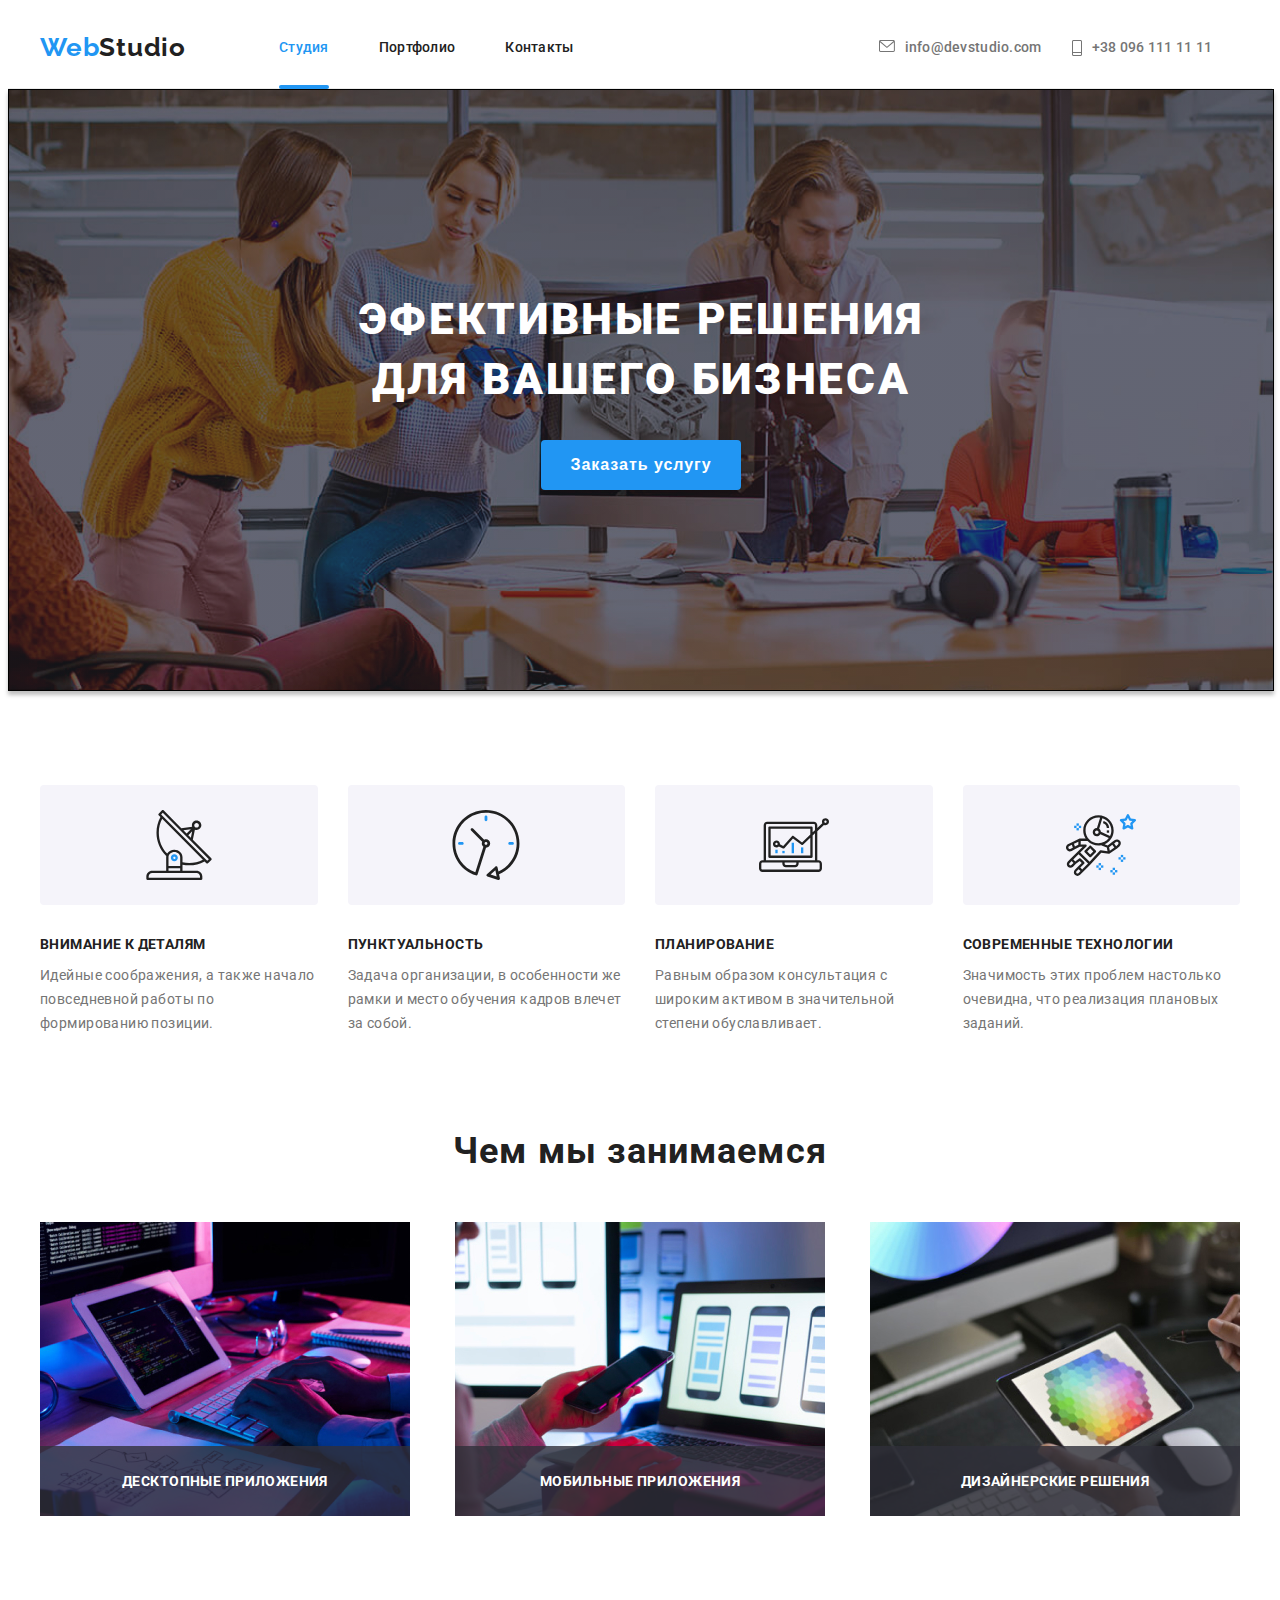
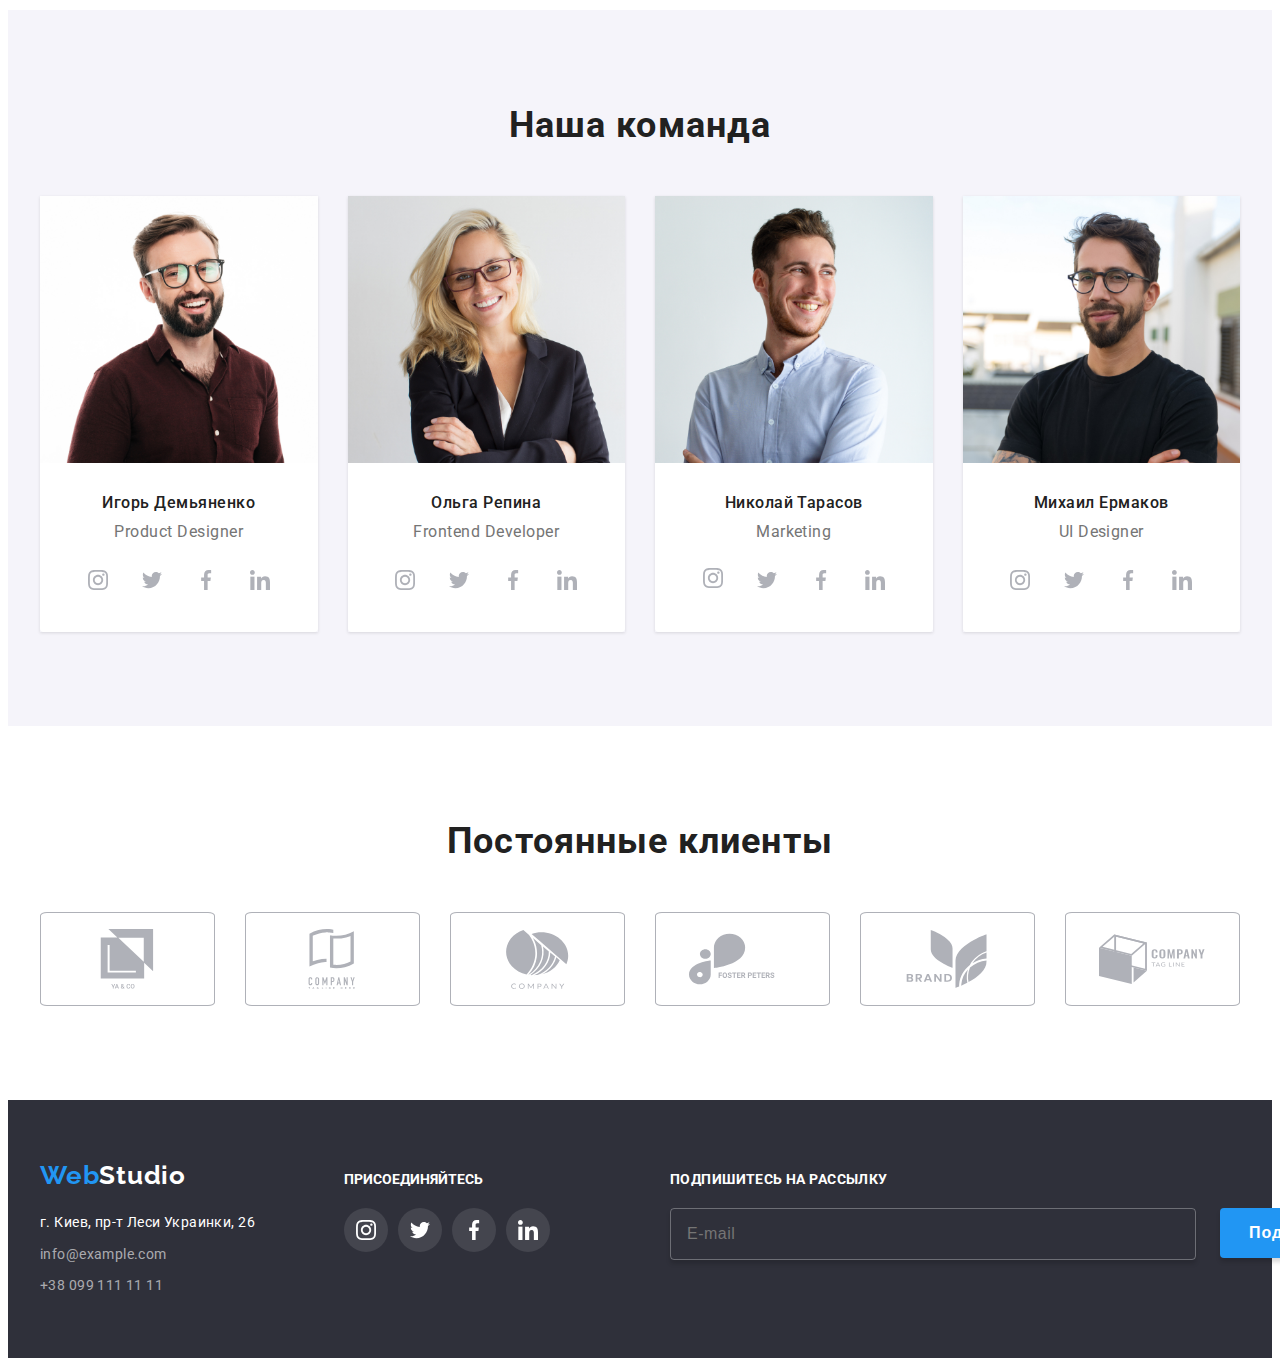
<file: index.html>
<!DOCTYPE html>
<html lang="ru">
<head>
    <meta charset="UTF-8">
    <meta http-equiv="X-UA-Compatible" content="IE=edge">
    <meta name="viewport" content="width=device-width, initial-scale=1.0">
    <title>Document</title>
    <link rel="stylesheet" href="https://cdnjs.cloudflare.com/ajax/libs/modern-normalize/1.1.0/modern-normalize.min.css"
        integrity="sha512-wpPYUAdjBVSE4KJnH1VR1HeZfpl1ub8YT/NKx4PuQ5NmX2tKuGu6U/JRp5y+Y8XG2tV+wKQpNHVUX03MfMFn9Q=="
        crossorigin="anonymous" referrerpolicy="no-referrer" />
        <link rel="stylesheet" href="https://cdnjs.cloudflare.com/ajax/libs/animate.css/4.1.1/animate.min.css" />
    <link rel="stylesheet" href="./css/main.min.css" />
    <link rel="preconnect" href="https://fonts.googleapis.com">
    <link rel="preconnect" href="https://fonts.gstatic.com" crossorigin>
    <link href="https://fonts.googleapis.com/css2?family=Raleway:wght@700&family=Roboto:wght@400;500;700;900&display=swap"
          rel="stylesheet">
</head>
<!---->
<body>
    <!--навигация сайта-->
    <header class="page-header">
        <div class="container page-hader__block">
          <a class="logo page-header__logo" href="./index.html"><span class="logo__web">Web</span><span class="logo__studio">Studio</span></a>
          <nav class="header-nav">
              <ul class="list header-nav__list">
                  <li class="header-nav__item"><a class="header-nav__link current" href="./index.html">Студия</a></li>
                  <li class="header-nav__item"><a class="header-nav__link" href="./portfolio.html">Портфолио</a></li>
                  <li class="header-nav__item"><a class="header-nav__link" href="">Контакты</a></li>
              </ul>
          </nav>
           <div class="header-contact">
                <div class="header-contact__block">
                    <a class="header-contact__link mail" href="mailto:info@devstudio.com"><svg class="header-contact__icon" width="16" height="12"><use href="./images/icons/symbol-defs.svg#icon-envelope-hover"></use></svg>info@devstudio.com</a>
                </div>

                <div class="header-contact__block">
                    <a class="header-contact__link tel" href="tel:+380961111111"><svg class="header-contact__icon" width="10" height="16"><use href="./images/icons/symbol-defs.svg#icon-Vector"></use></svg>+38 096 111 11 11</a>
                </div>
            </div>
            <button class="header-menu-open" data-menu-open>
                <svg class="header-menu-open__icon" width="40" height="40">
                    <use href="./images/icons/symbol-defs.svg#icon-open"></use>
                </svg>
            </button>
            <!--mob-menu-->
            <div class="mob-menu is-hidden" data-menu>
                <div class="container">
                    
                        <div class="mob-menu__top">
                            <button class="mob-menu__close" data-menu-close>
                                <svg class="mob-menu__close-icon" width="40" height="40">
                                    <use href="./images/icons/symbol-defs.svg#icon-close"></use>
                                </svg>
                            </button>
                            <nav class="mob-menu__nav">
                                <ul class="list mob-menu__list-nav">
                                    <li class="mob-menu__item-nav"><a class="mob-menu__link-nav" href="./index.html">Студия</a></li>
                                    <li class="mob-menu__item-nav"><a class="mob-menu__link-nav" href="./portfolio.html">Портфолио</a></li>
                                    <li class="mob-menu__item-nav"><a class="mob-menu__link-nav" href="">Контакты</a></li>
                                </ul>
                            </nav>
                        </div>
                        <div class="mob-menu__bottom">
                            <div class="mob-menu__contact">
                                <a class="mob-menu__tel" href="tel:+380961111111">+38 096 111 11 11</a>
                                <a class="mob-menu__mail" href="mailto:info@devstudio.com">info@devstudio.com</a>
                            </div>
                            <div class="mob-menu__soc-networck">
                                <ul class="list mob-menu__list-soc">
                                    <li class="mob-menu__item-soc"><a class="mob-menu__link-soc">Instagram</a></li>
                                    <li class="mob-menu__item-soc"><a class="mob-menu__link-soc mob-menu__tw">Twitter</a></li>
                                    <li class="mob-menu__item-soc"><a class="mob-menu__link-soc mob-menu__fb">Facebook</a></li>
                                    <li class="mob-menu__item-soc"><a class="mob-menu__link-soc mob-menu__ld">LinkedIn</a></li>
                                </ul>
                            </div>
                        </div>
                    
                </div>
            </div>
      </div>  
    </header>

    <!--main content-->
    <main>
        <!--герои-->
        <section class="section hero">
            <div class="container">
              <h1 class="hero__titel animate__animated animate__heartBeat">Эфективные решения<br>для вашего бизнеса</h1>
              <button class="btn" type="button" data-modal-open>Заказать услугу</button>
            </div>
        </section>
        <!--наши преймущества-->
        <section class="section benefits">
            <div class="container">
               <h2 class="non-title">Наши преймущества</h2>
               <ul class="list benefits__list">
                   <li class="benefits__item">
                       <div class="benefits__link">
                           <svg class="benefits__icon" width="70" height="70">
                               <use href="./images/icons/symbol-defs.svg#icon-antenna"></use>
                           </svg>
                       </div>
                       <h3 class="benefits__subtitle">Внимание к деталям</h3>
                       <p class="benefits__text">Идейные соображения, а также начало повседневной работы по формированию позиции.</p>
                   </li>
                   <li class="benefits__item">
                       <div class="benefits__link">
                           <svg class="benefits__icon" width="70" height="70">
                               <use href="./images/icons/symbol-defs.svg#icon-clock"></use>
                           </svg>
                       </div>
                       <h3 class="benefits__subtitle">Пунктуальность</h3>
                       <p class="benefits__text">Задача организации, в особенности же рамки и место обучения кадров влечет за собой.</p>
                   </li>
                   <li class="benefits__item">
                       <div class="benefits__link">
                           <svg class="benefits__icon" width="70" height="70">
                               <use href="./images/icons/symbol-defs.svg#icon-diagram"></use>
                           </svg>
                       </div>
                       <h3 class="benefits__subtitle">Планирование</h3>
                       <p class="benefits__text">Равным образом консультация с широким активом в значительной степени обуславливает.</p>
                   </li>
                   <li class="benefits__item">
                       <div class="benefits__link">
                           <svg class="benefits__icon" width="70" height="70">
                               <use href="./images/icons/symbol-defs.svg#icon-astronaut"></use>
                           </svg>
                       </div>
                       <h3 class="benefits__subtitle">Современные технологии</h3>
                       <p class="benefits__text">Значимость этих проблем настолько очевидна, что реализация плановых заданий.</p>
                   </li>
               </ul>
            </div>
        </section>
        
        <!--Чем мы занимаемся-->
        <section class="section business">
            <div class="container">
               <h2 class="section-title">Чем мы занимаемся</h2>
               <ul class="list business__list">
                   <li class="busines__item">
                       <a href="">
                            <img
                            srcset="
                            ./images/business/box_1.jpg 1x, 
                            ./images/business/box_1-2x.jpg 2x"
                             class="busines__img" 
                            src="./images/business/box_1.jpg" 
                            alt="фото 1" width="370">
                       </a>
                       <div class="busines__overlay">
                           <h3 class="busines__subtitle">Десктопные приложения</h3>
                       </div>
                   </li>
                   <li class="busines__item">
                       <a href="">
                        <img 
                        srcset="
                        ./images/business/box_2.jpg 1x,  
                        ./images/business/box_2-2x.jpg 2x"
                        class="busines__img" 
                        src="./images/business/box_2.jpg" 
                        alt="фото 2" width="370">
                       </a>
                       <div class="busines__overlay">
                           <h3 class="busines__subtitle">Мобильные приложения</h3>
                       </div>
                   </li>
                   <li class="busines__item">
                       <a href="">
                        <img 
                        srcset="
                        ./images/business/box_3.jpg 1x,  
                        ./images/business/box_3-2x.jpg 2x"
                        class="busines__img" 
                        src="./images/business/box_3.jpg" 
                        alt="фото 3" width="370">
                       </a>
                       <div class="busines__overlay">
                           <h3 class="busines__subtitle">Дизайнерские решения</h3>
                       </div>
                   </li>
               </ul>
            </div>
        </section>
        
        <!--Команда-->
        <section class="section team">
            <div class="container">
              <h2 class="section-title">Наша команда</h2>
              <ul class="list team__list">
                  <li class="team__item">
                      <picture>
                          <source srcset="
                      ./images/team/id.jpg 1x, 
                      ./images/team/id-2x.jpg 2x"
                      media="(min-width: 1200px)">
                        <source srcset="
                        ./images/team/id-tabl.jpg 1x, 
                        ./images/team/id-tabl-2x.jpg 2x" 
                        media="(min-width: 768px)">
                        <source srcset="
                        ./images/team/id-mob.jpg 1x, 
                        ./images/team/id-mob-2x.jpg 2x" 
                        media="(min-width: 320px)">
                      </picture>
                      <img 
                      srcset="
                      ./images/team/id.jpg 1x, 
                      ./images/team/id-2x.jpg 2x"
                      class="team__img" 
                      src="./images/team/id.jpg" 
                      alt="Игорь Демьяненко" width="270">
                      <div class="team__border-card">
                          <h3 class="team__card-name">Игорь Демьяненко</h3>
                          <p class="team__text"> Product Designer</p>
                          <ul class="social__list list">
                             <li class="social__item">
                                 <a class="social__icon" href="">
                                     <svg class="social__svg social__svg--grey" width="20" height="20"><use href="./images/icons/symbol-defs.svg#icon-instagram"></use></svg>
                                 </a>
                            </li>
                             <li class="social__item">
                                 <a class="social__icon" href="">
                                     <svg class="social__svg social__svg--grey" width="20" height="20"><use href="./images/icons/symbol-defs.svg#icon-twitter"></use></svg>
                                 </a>
                            </li>
                             <li class="social__item">
                                 <a class="social__icon" href="">
                                     <svg class="social__svg social__svg--grey" width="20" height="20"><use href="./images/icons/symbol-defs.svg#icon-facebook"></use></svg>
                                 </a>
                            </li>
                             <li class="social__item">
                                 <a class="social__icon" href="">
                                     <svg class="social__svg social__svg--grey" width="20" height="20"><use href="./images/icons/symbol-defs.svg#icon-linkedin"></use></svg>
                                 </a>
                            </li>
                        </ul>
                      </div>
                  </li>
                  <li class="team__item">
                      <picture>
                          <source srcset="
                      ./images/team/or.jpg 1x, 
                      ./images/team/or-2x.jpg 2x"
                      media="(min-width: 1200px)">
                            <source srcset="
                      ./images/team/or-tabl.jpg 1x, 
                      ./images/team/or-tabl-2x.jpg 2x" 
                      media="(min-width: 768px)">
                        <source srcset="
                        ./images/team/or-mob.jpg 1x, 
                        ./images/team/or-mob-2x.jpg 2x"
                         media="(min-width: 320px)">
                      </picture>
                      <img 
                      srcset="
                      ./images/team/or.jpg 1x, 
                      ./images/team/or-2x.jpg 2x"
                      class="team__img" 
                      src="./images/team/or.jpg" 
                      alt="Ольга Репина" width="270">
                      <div class="team__border-card">
                          <h3 class="team__card-name">Ольга Репина</h3>
                          <p class="team__text"> Frontend Developer</p>
                          <ul class="social__list list">
                            <li class="social__item">
                                 <a class="social__icon" href="">
                                     <svg class="social__svg social__svg--grey" width="20" height="20"><use href="./images/icons/symbol-defs.svg#icon-instagram"></use></svg>
                                 </a>
                             </li>
                             <li class="social__item">
                                 <a class="social__icon" href="">
                                     <svg class="social__svg social__svg--grey" width="20" height="20"><use href="./images/icons/symbol-defs.svg#icon-twitter"></use></svg>
                                 </a>
                            </li>
                             <li class="social__item">
                                 <a class="social__icon" href="">
                                     <svg class="social__svg social__svg--grey" width="20" height="20"><use href="./images/icons/symbol-defs.svg#icon-facebook"></use></svg>
                                 </a>
                            </li>
                             <li class="social__item">
                                 <a class="social__icon" href="">
                                     <svg class="social__svg social__svg--grey" width="20" height="20"><use href="./images/icons/symbol-defs.svg#icon-linkedin"></use></svg>
                                 </a>
                            </li>
                        </ul>
                       </div>
                  </li>
                  <li class="team__item">
                      <picture>
                          <source
                      srcset="
                      ./images/team/nt.jpg 1x, 
                      ./images/team/nt-2x.jpg 2x" media="(min-width:1200px)">
                        <source srcset="
                        ./images/team/nt-tabl.jpg 1x, 
                        ./images/team/nt-tabl-2x.jpg 2x" media="(min-width:768px)">
                        <source srcset="
                        ./images/team/nt-mob.jpg 1x, 
                        ./images/team/nt-mob-2x.jpg 2x" media="(min-width:320px)">
                      </picture>
                      <img 
                      srcset="
                      ./images/team/nt.jpg 1x, 
                      ./images/team/nt-2x.jpg 2x"
                      class="team__img" 
                      src="./images/team/nt.jpg" 
                      alt="Николай Тарасов" width="270">
                      <div class="team__border-card">
                          <h3 class="team__card-name">Николай Тарасов</h3>
                          <p class="team__text">Marketing</p>
                          <ul class="social__list list">
                             <li class="social__item">
                                 <a class="social-icon" href="">
                                     <svg class="social__svg social__svg--grey" width="20" height="20"><use href="./images/icons/symbol-defs.svg#icon-instagram"></use></svg>
                                 </a>
                            </li>
                             <li class="social__item">
                                 <a class="social__icon" href="">
                                     <svg class="social__svg social__svg--grey" width="20" height="20"><use href="./images/icons/symbol-defs.svg#icon-twitter"></use></svg>
                                 </a>
                            </li>
                             <li class="social__item">
                                 <a class="social__icon" href="">
                                     <svg class="social__svg social__svg--grey" width="20" height="20"><use href="./images/icons/symbol-defs.svg#icon-facebook"></use></svg>
                                 </a>
                            </li>
                             <li class="social__item">
                                 <a class="social__icon" href="">
                                     <svg class="social__svg social__svg--grey" width="20" height="20"><use href="./images/icons/symbol-defs.svg#icon-linkedin"></use></svg>
                                 </a>
                            </li>
                        </ul>
                       </div>
                  </li>
                  <li class="team__item">
                    <picture>
                        <source srcset="
                        ./images/team/me.jpg 1x, 
                        ./images/team/me-2x.jpg 2x" media="(min-width:1200px)">
                        <source srcset="
                        ./images/team/me-tabl.jpg 1x, 
                        ./images/team/me-tabl-2x.jpg 2x" media="(min-width:768px)">
                        <source srcset="
                        ./images/team/me-mob.jpg 1x, 
                        ./images/team/me-mob-2x.jpg 2x" media="(min-width:320px)">
                    </picture>
                      <img 
                      srcset="
                      ./images/team/me.jpg 1x, 
                      ./images/team/me-2x.jpg 2x"
                      class="team__img" 
                      src="./images/team/me.jpg" 
                      alt="Михаил Ермаков" width="270">
                      <div class="team__border-card">
                          <h3 class="team__card-name">Михаил Ермаков</h3>
                          <p class="team__text">UI Designer</p>
                          <ul class="social__list list">
                             <li class="social__item">
                                 <a class="social__icon" href="">
                                     <svg class="social__svg social__svg--grey" width="20" height="20">
                                         <use href="./images/icons/symbol-defs.svg#icon-instagram"></use>
                                    </svg>
                                 </a>
                            </li>
                             <li class="social__item">
                                 <a class="social__icon" href="">
                                     <svg class="social__svg social__svg--grey" width="20" height="20">
                                         <use href="./images/icons/symbol-defs.svg#icon-twitter"></use>
                                    </svg>
                                 </a>
                            </li>
                             <li class="social__item">
                                 <a class="social__icon" href="">
                                     <svg class="social__svg social__svg--grey" width="20" height="20">
                                         <use href="./images/icons/symbol-defs.svg#icon-facebook"></use>
                                    </svg>
                                 </a>
                            </li>
                             <li class="social__item">
                                 <a class="social__icon" href="">
                                     <svg class="social__svg social__svg--grey" width="20" height="20">
                                         <use href="./images/icons/symbol-defs.svg#icon-linkedin"></use>
                                    </svg>
                                 </a>
                            </li>
                        </ul>
                      </div>
                  </li>
              </ul>
            </div>
        </section>

        <!--постійні клієнти-->
        <section class="section clients">
            <div class="container">
                <h2 class="section-title">Постоянные клиенты</h2>
                <ul class="list clients__list">
                    <li class="clients__item">
                        <a class="clients__link" href="">
                            <svg class="clients__logo" width="106" height="60">
                                <use href="./images/icons/symbol-defs.svg#icon-group1"></use>
                            </svg>
                        </a>
                    </li>
                    <li class="clients__item">
                        <a class="clients__link" href="">
                            <svg class="clients__logo" width="106" height="60">
                                <use href="./images/icons/symbol-defs.svg#icon-group2"></use>
                            </svg>
                        </a>
                    </li>
                    <li class="clients__item">
                        <a class="clients__link" href="">
                            <svg class="clients__logo" width="106" height="60">
                                <use href="./images/icons/symbol-defs.svg#icon-group3"></use>
                            </svg>
                       </a>
                    </li>
                    <li class="clients__item">
                        <a class="clients__link" href="">
                            <svg class="clients__logo" width="106" height="60">
                                <use href="./images/icons/symbol-defs.svg#icon-group4"></use>
                            </svg>
                        </a>
                    </li>
                    <li class="clients__item">
                        <a class="clients__link" href="">
                            <svg class="clients__logo" width="106" height="60">
                                <use href="./images/icons/symbol-defs.svg#icon-group5"></use>
                            </svg>
                        </a>
                    </li>
                    <li class="clients__item">
                        <a class="clients__link" href="">
                            <svg class="clients__logo" width="106" height="60">
                                <use href="./images/icons/symbol-defs.svg#icon-group6"></use>
                            </svg>
                        </a>
                    </li>
                </ul>
            </div>
        </section>

    </main>

    <!--подвал-->
    <footer class="footer">
        <div class="container footer__container">
            <div class="contact-container">
                <a class="logo footer__logo" href="./index.html"><span class="logo__web">Web</span><span class="logo__studio--white">Studio</span></a>
                <address class="footer-address address">
                    <p class="address__text">г. Киев, пр-т Леси Украинки, 26</p>
                    <ul class="list address__list">
                        <li class="address__item">
                            <a class="address__link" href="mailto:info@example.com">info@example.com</a>
                        </li>
                        <li class="address__item">
                            <a class="address__link" href="tel:+380991111111">+38 099 111 11 11</a>
                        </li>
            
                    </ul>
            
                </address>
            </div>
          <!--soc-container-->
            <div class="soc-container">
                 <p class="call">Присоединяйтесь</p>
                 <ul class="list social__list">
                      <li class="social__item social__item--grafit">
                          <a class="social__icon social__icon--white" href="">
                              <svg class="social__svg" width="20" height="20">
                                  <use href="./images/icons/symbol-defs.svg#icon-instagram"></use>
                              </svg>
                          </a>
                      </li>
                      <li class="social__item social__item--grafit">
                           <a class="social__icon social__icon--white" href="">
                               <svg class="social__svg" width="20" height="20">
                                   <use href="./images/icons/symbol-defs.svg#icon-twitter"></use>
                                </svg>
                            </a>
                       </li>
                      <li class="social__item social__item--grafit">
                            <a class="social__icon social__icon--white" href="">
                                <svg class="social__svg" width="20" height="20">
                                    <use href="./images/icons/symbol-defs.svg#icon-facebook"></use>
                             </svg>
                           </a>
                      </li>
                       <li class="social__item social__item--grafit">
                           <a class="social__icon social__icon--white" href="">
                              <svg class="social__svg" width="20" height="20">
                                      <use href="./images/icons/symbol-defs.svg#icon-linkedin"></use>
                               </svg>
                            </a>
                     </li>
                 </ul>
            </div>
          <!--form-->
           <form action="" class="form footer__form">
                <p class="form__tex">Подпишитесь на рассылку</p>
                <div class="form__wrap">
                    <label class="form__mail">
                        <input type="email" 
                        name="email" 
                        placeholder="E-mail" 
                        
                        class="form__input">
                    </label>
                    <button class="btn form__btn" type="submit">Подписаться<svg class="form__icon" width="24" height="28"><use href="./images/icons/symbol-defs.svg#icon-icon-send"></use></svg></button>
                </div>
            </form>
           
        </div>
     </footer>

     <!--Модалка-->
     <div class="backdrop is-hidden" data-modal>
         <div class="modal">
                <form class="callback-block" name="call-back">
                    <button class="btn-close" type="button" data-modal-close><svg class="btn-close__svg" width="11" height="11"><use class="modal-btn-use" href="./images/icons/symbol-defs.svg#icon-VectorX"></use></svg></button>
                    <p class="modal__titel">Оставьте свои данные, мы вам перезвоним</p>

                    <label class="modal__label" for="username">Имя</label>
                    <div class="input-block">
                        <input class="modal__input" type="text" name="username" id="username">
                        <svg class="modal__svg" width="18" height="18">
                            <use href="./images/icons/symbol-defs.svg#icon-person-black-18dp"></use>
                        </svg>
                    </div>

                    <label class="modal__label" for="tel">Телефон</label>
                    <div class="input-block">
                        <input class="modal__input" type="tel" name="tel" id="tel">
                        <svg class="modal__svg" width="18" height="18">
                            <use href="./images/icons/symbol-defs.svg#icon-phone-black-18dp"></use>
                        </svg>
                    </div>

                    <label class="modal__label" for="e-mail">Почта</label>
                    <div class="input-block">
                        <input class="modal__input" type="mail" name="e-mail" id="e-mail">
                        <svg class="modal__svg" width="18" height="18">
                            <use href="./images/icons/symbol-defs.svg#icon-email-black-18dp"></use>
                        </svg>
                    </div>

                    <label class="modal__label" for="feedback">Коментарий</label>
                    <textarea class="modal__textarea" placeholder="Введите текст" rows="5" type="" name="feedback" id="feedback"></textarea>

                    <div class="checkbox">
                        <input class="checkbox__input" type="checkbox" name="check" id="modal-check">
                        <label class="checkbox__text" for="modal-check">
                        <span class="checkbox__svg-wrap">
                        <svg class="checkbox__svg" width="16" height="15">
                            <use href="./images/icons/symbol-defs.svg#icon-check"></use>
                        </svg>
                        </span>Соглашаюсь с рассылкой и принимаю<div class="checkbox__wrap-link"><a class="checkbox__linck" href="">Условия договора</a></div></label>
                        
                    </div>

                    <button class="btn modal-btn" type="submit">Отправить</button>
                </form>
         </div>
     </div>
   <script src="./js/modal.js"></script> 
   <script src="./js/menu.js"></script>
</body>
</html>
</file>
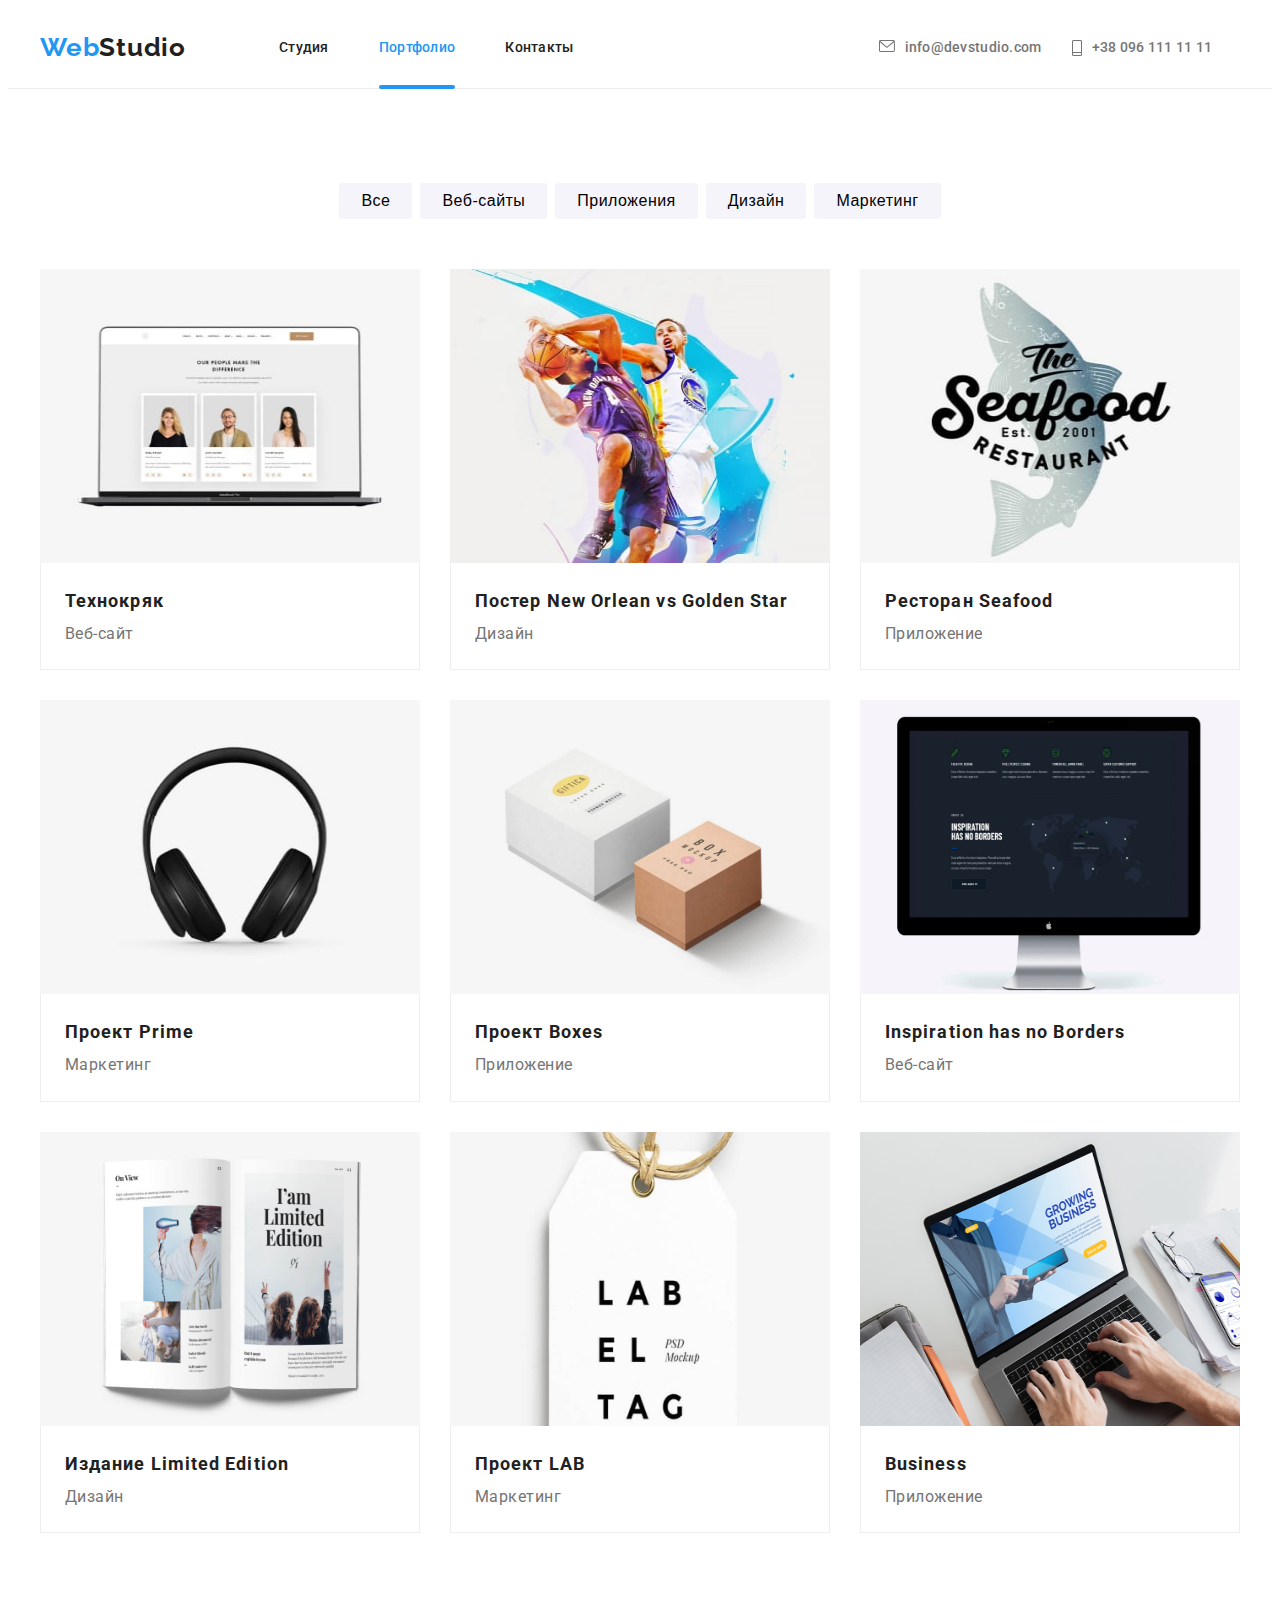
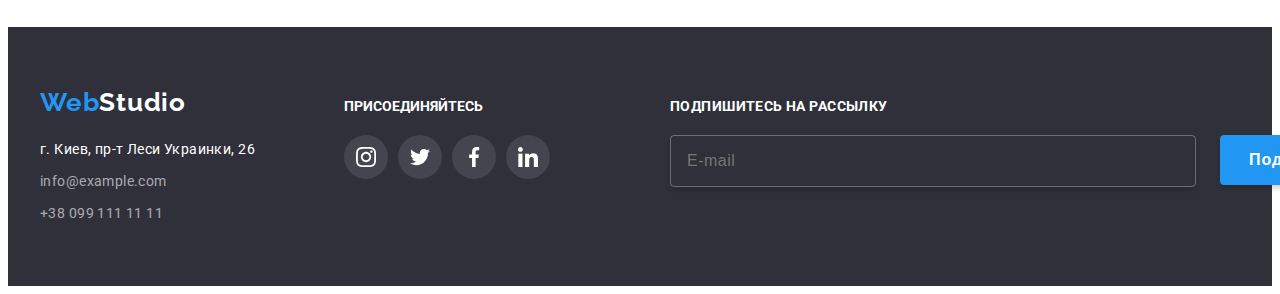
<file: portfolio.html>
<!DOCTYPE html>
<html lang="ru">

<head>
    <meta charset="UTF-8">
    <meta http-equiv="X-UA-Compatible" content="IE=edge">
    <meta name="viewport" content="width=device-width, initial-scale=1.0">
    <title>Document</title>
    <link rel="stylesheet" href="https://cdnjs.cloudflare.com/ajax/libs/modern-normalize/1.1.0/modern-normalize.min.css"
            integrity="sha512-wpPYUAdjBVSE4KJnH1VR1HeZfpl1ub8YT/NKx4PuQ5NmX2tKuGu6U/JRp5y+Y8XG2tV+wKQpNHVUX03MfMFn9Q=="
            crossorigin="anonymous" referrerpolicy="no-referrer" />
    <link rel="stylesheet" href="./css/main.min.css" />
    <link rel="preconnect" href="https://fonts.googleapis.com">
    <link rel="preconnect" href="https://fonts.gstatic.com" crossorigin>
    <link href="https://fonts.googleapis.com/css2?family=Raleway:wght@700&family=Roboto:wght@400;500;700;900&display=swap"
          rel="stylesheet">
</head>
<!---->
<body>
    <!--навигация сайта-->
    <header class="page-header">
        <div class="container page-hader__block">
            <a class="logo page-header__logo" href="./index.html"><span class="logo__web">Web</span><span
                    class="logo__studio">Studio</span></a>
            <nav class="header-nav">
                <ul class="list header-nav__list">
                    <li class="header-nav__item"><a class="header-nav__link" href="./index.html">Студия</a></li>
                    <li class="header-nav__item"><a class="header-nav__link current" href="./portfolio.html">Портфолио</a></li>
                    <li class="header-nav__item"><a class="header-nav__link" href="">Контакты</a></li>
                </ul>
            </nav>
            <div class="header-contact">
                <div class="header-contact__block">
                    <a class="header-contact__link mail" href="mailto:info@devstudio.com"><svg class="header-contact__icon"
                            width="16" height="12">
                            <use href="./images/icons/symbol-defs.svg#icon-envelope-hover"></use>
                        </svg>info@devstudio.com</a>
                </div>
    
                <div class="header-contact__block">
                    <a class="header-contact__link tel" href="tel:+380961111111"><svg class="header-contact__icon"
                            width="10" height="16">
                            <use href="./images/icons/symbol-defs.svg#icon-Vector"></use>
                        </svg>+38 096 111 11 11</a>
                </div>
            </div>
            <button class="header-menu-open" data-menu-open>
                <svg class="header-menu-open__icon" width="40" height="40">
                    <use class="header-menu-open__svg" href="./images/icons/symbol-defs.svg#icon-open"></use>
                </svg>
            </button>
            <!--mob-menu-->
            <div class="mob-menu is-hidden" data-menu>
                <div class="container">
                    <div class="mob-menu__top">
                        <button class="mob-menu__close" data-menu-close>
                            <svg class="mob-menu__close-icon" width="40" height="40">
                                <use href="./images/icons/symbol-defs.svg#icon-close"></use>
                            </svg>
                        </button>
                        <nav class="mob-menu__nav">
                            <ul class="list mob-menu__list-nav">
                                <li class="mob-menu__item-nav"><a class="mob-menu__link-nav" href="./index.html">Студия</a></li>
                                <li class="mob-menu__item-nav"><a class="mob-menu__link-nav" href="./portfolio.html">Портфолио</a>
                                </li>
                                <li class="mob-menu__item-nav"><a class="mob-menu__link-nav" href="">Контакты</a></li>
                            </ul>
                        </nav>
                    </div>
                    <div class="mob-menu__bottom">
                        <div class="mob-menu__contact">
                            <a class="mob-menu__tel" href="tel:+380961111111">+38 096 111 11 11</a>
                            <a class="mob-menu__mail" href="mailto:info@devstudio.com">info@devstudio.com</a>
                        </div>
                        <div class="mob-menu__soc-networck">
                            <ul class="list mob-menu__list-soc">
                                <li class="mob-menu__item-soc"><a class="mob-menu__link-soc">Instagram</a></li>
                                <li class="mob-menu__item-soc"><a class="mob-menu__link-soc mob-menu__tw">Twitter</a></li>
                                <li class="mob-menu__item-soc"><a class="mob-menu__link-soc mob-menu__fb">Facebook</a></li>
                                <li class="mob-menu__item-soc"><a class="mob-menu__link-soc mob-menu__ld">LinkedIn</a></li>
                            </ul>
                        </div>
                    </div>
            
                </div>
            </div>
        </div>
    </header>
<main>
    <div class="portfolio container">
        <section class="oll-projects section">
                <div class="">
                    <div class="buttons">
                        <ul class="buttons__list list">
                            <li class="buttons__item"><button class="buttons__btn" type="button">Все</button></li>
                            <li class="buttons__item"><button class="buttons__btn" type="button">Веб-сайты</button></li>
                            <li class="buttons__item"><button class="buttons__btn" type="button">Приложения</button></li>
                            <li class="buttons__item"><button class="buttons__btn" type="button">Дизайн</button></li>
                            <li class="buttons__item"><button class="buttons__btn" type="button">Маркетинг</button></li>
                        </ul>
                    </div>
                    <h1 class="section-title non-title">Наши работы</h1>
                    <div class="project">
                        <ul class="project__list list">
                            <li class="project__item">
                                <div class="project__top-part">
                                    <a class="project__link" href="">
                                        <picture>
                                        <source
                                        srcset="
                                        ./images/portfolio/portfolio_1-min.jpg 1x, 
                                        ./images/portfolio/portfolio_1-min-2x.jpg 2x" media="(min-width: 1200px)">
                                        <source srcset="
                                        ./images/portfolio/portfolio_1-tabl.jpg 1x, 
                                        ./images/portfolio/portfolio_1-tabl-2x.jpg 2x" media="(min-width: 768px)">
                                        <source srcset="
                                        ./images/portfolio/portfolio_1-mob.jpg 1x, 
                                        ./images/portfolio/portfolio_1-mob-2x.jpg 2x" media="(min-width: 320px)">
                                        </picture>
                                        <img 
                                        srcset="
                                        ./images/portfolio/portfolio_1-min.jpg 1x, 
                                        ./images/portfolio/portfolio_1-min-2x.jpg 2x"
                                        class="project__img" 
                                        src="./images/portfolio/portfolio_1-min.jpg" 
                                        alt="сайт технокряк на компьютере">
                                    </a>
                                    <p class="project__overlay-text">Технокряк это современная площадка распространения коронавируса. Компании используют эту платформу для цифрового
                                    шпионажа и атак на защищённые сервера конкурентов.</p>
                                </div>
                                <div class="project__bottom-part">
                                    <h2 class="project__title">Технокряк</h2>
                                    <p class="project__text">Веб-сайт</p>
                                </div>
                            </li>
                            <li class="project__item">
                                <div class="project__top-part">
                                <a class="project__link" href="">
                                        <picture>
                                            <source srcset="
                                            ./images/portfolio/portfolio_2-min.jpg 1x, 
                                            ./images/portfolio/portfolio_2-min-2x.jpg 2x" media="(min-width: 1200px)">
                                            <source srcset="
                                            ./images/portfolio/portfolio_2-tabl.jpg 1x, 
                                            ./images/portfolio/portfolio_2-tabl-2x.jpg 2x" media="(min-width: 768px)">
                                            <source srcset="
                                            ./images/portfolio/portfolio_2-mob.jpg 1x, 
                                            ./images/portfolio/portfolio_2-mob-2x.jpg 2x" media="(min-width: 320px)">
                                        </picture>
                                    <img 
                                    srcset="./images/portfolio/portfolio_2-min.jpg 1x, 
                                            ./images/portfolio/portfolio_2-min-2x.jpg 2x"
                                    class="project__img" 
                                    src="./images/portfolio/portfolio_2-min.jpg" 
                                    alt="постер матча New Orlean vs Golden Star">
                                </a>
                                <p class="project__overlay-text">Lorem ipsum dolor sit amet, consectetur adipisicing elit. Obcaecati ea numquam ducimus ab magnam ex odio, tempore minima debitis fugiat!</p>
                                </div>
                                <div class="project__bottom-part">
                                    <h2 class="project__title">Постер <span lang="en">New Orlean vs Golden Star</span></h2>
                                    <p class="project__text">Дизайн</p>
                                </div>
                            </li>
                            <li class="project__item">
                                <div class="project__top-part">
                                <a class="project__link" href="">
                                        <picture>
                                            <source srcset="
                                            ./images/portfolio/portfolio_3-min.jpg 1x, 
                                            ./images/portfolio/portfolio_3-min-2x.jpg 2x" media="(min-width: 1200px)">
                                            <source srcset="
                                            ./images/portfolio/portfolio_3-tabl.jpg 1x, 
                                            ./images/portfolio/portfolio_3-tabl-2x.jpg 2x" media="(min-width: 768px)">
                                            <source srcset="
                                            ./images/portfolio/portfolio_3-mob.jpg 1x, 
                                            ./images/portfolio/portfolio_3-mob-2x.jpg 2x" media="(min-width: 320px)">
                                        </picture>
                                    <img 
                                    srcset="./images/portfolio/portfolio_3-min.jpg 1x, 
                                            ./images/portfolio/portfolio_3-min-2x.jpg 2x"
                                    class="project__img" 
                                    src="./images/portfolio/portfolio_3-min.jpg" 
                                    alt="логотип ресторана">
                                </a>
                                <p class="project__overlay-text">Lorem ipsum dolor sit amet, consectetur adipisicing elit. Obcaecati ea numquam ducimus ab magnam ex odio, tempore minima debitis fugiat!</p>
                                </div>
                                <div class="project__bottom-part">
                                    <h2 class="project__title">Ресторан <span lang="en">Seafood</span> </h2>
                                <p class="project__text">Приложение</p>
                            </div>
                            </li>
                            <li class="project__item">
                                <div class="project__top-part">
                                <a class="project__link" href="">
                                        <picture>
                                            <source srcset="
                                            ./images/portfolio/portfolio_4-min.jpg 1x, 
                                            ./images/portfolio/portfolio_4-min-2x.jpg 2x" media="(min-width: 1200px)">
                                            <source srcset="
                                            ./images/portfolio/portfolio_4-tabl.jpg 1x, 
                                            ./images/portfolio/portfolio_4-tabl-2x.jpg 2x" media="(min-width: 768px)">
                                            <source srcset="
                                            ./images/portfolio/portfolio_4-mob.jpg 1x, 
                                            ./images/portfolio/portfolio_4-mob-2x.jpg 2x" media="(min-width: 320px)">
                                        </picture>
                                    <img 
                                    srcset="./images/portfolio/portfolio_4-min.jpg 1x, 
                                            ./images/portfolio/portfolio_4-min-2x.jpg 2x"
                                    class="project__img" 
                                    src="./images/portfolio/portfolio_4-min.jpg" 
                                    alt="наушники">
                                </a>
                                <p class="project__overlay-text">Lorem ipsum dolor sit amet consectetur adipisicing elit. Deserunt porro explicabo saepe molestiae aperiam soluta rem ex aliquid ullam modi?</p>
                                </div>
                                <div class="project__bottom-part">
                                    <h2 class="project__title">Проект <span lang="en">Prime</span> </h2>
                                    <p class="project__text">Маркетинг</p>
                                </div>
                            </li>
                            <li class="project__item">
                                <div class="project__top-part">
                                <a class="project__link" href="">
                                        <picture>
                                            <source srcset="
                                            ./images/portfolio/portfolio_5-min.jpg 1x, 
                                            ./images/portfolio/portfolio_5-min-2x.jpg 2x" media="(min-width: 1200px)">
                                            <source srcset="
                                            ./images/portfolio/portfolio_5-tabl.jpg 1x, 
                                            ./images/portfolio/portfolio_5-tabl-2x.jpg 2x" media="(min-width: 768px)">
                                            <source srcset="
                                            ./images/portfolio/portfolio_5-mob.jpg 1x, 
                                            ./images/portfolio/portfolio_5-mob-2x.jpg 2x" media="(min-width: 320px)">
                                        </picture>
                                    <img 
                                    srcset="./images/portfolio/portfolio_5-mob.jpg 1x, 
                                            ./images/portfolio/portfolio_5-mob-2x.jpg 2x"
                                    class="project__img" 
                                    src="./images/portfolio/portfolio_5-min.jpg" 
                                    alt="2 маленькие коробки">
                                </a>
                                <p class="project__overlay-text">Lorem ipsum dolor sit amet, consectetur adipisicing elit. Obcaecati ea numquam ducimus ab magnam ex odio, tempore minima debitis fugiat!</p>
                                </div>
                                <div class="project__bottom-part">
                                    <h2 class="project__title">Проект <span lang="en">Boxes</span> </h2>
                                    <p class="project__text">Приложение</p>
                                </div>
                            </li>
                            <li class="project__item">
                                <div class="project__top-part">
                                <a class="project__link" href="">
                                        <picture>
                                            <source srcset="
                                            ./images/portfolio/portfolio_6-min.jpg 1x, 
                                            ./images/portfolio/portfolio_6-min-2x.jpg 2x" media="(min-width: 1200px)">
                                            <source srcset="
                                            ./images/portfolio/portfolio_6-tabl.jpg 1x, 
                                            ./images/portfolio/portfolio_6-tabl-2x.jpg 2x" media="(min-width: 768px)">
                                            <source srcset="
                                            ./images/portfolio/portfolio_6-mob.jpg 1x, 
                                            ./images/portfolio/portfolio_6-mob-2x.jpg 2x" media="(min-width: 320px)">
                                        </picture>
                                    <img 
                                    srcset="./images/portfolio/portfolio_6-mob.jpg 1x, 
                                            ./images/portfolio/portfolio_6-mob-2x.jpg 2x"
                                        class="project__img" 
                                        src="./images/portfolio/portfolio_6-min.jpg"
                                        alt="сайт Inspiration has no Borders на маниторе">
                                </a>
                                <p class="project__overlay-text">Lorem ipsum dolor sit amet, consectetur adipisicing elit. Obcaecati ea numquam ducimus ab magnam ex odio, tempore minima debitis fugiat!</p>
                                </div>
                                <div class="project__bottom-part">
                                <h2 class="project__title"><span lang="en">Inspiration has no Borders</span></h2>
                                <p class="project__text">Веб-сайт</p>
                                </div>
                            </li>
                            <li class="project__item">
                                <div class="project__top-part">
                                <a class="project__link" href="">
                                        <picture>
                                            <source srcset="
                                            ./images/portfolio/portfolio_7-min.jpg 1x, 
                                            ./images/portfolio/portfolio_7-min-2x.jpg 2x" media="(min-width: 1200px)">
                                            <source srcset="
                                            ./images/portfolio/portfolio_7-tabl.jpg 1x, 
                                            ./images/portfolio/portfolio_7-tabl-2x.jpg 2x" media="(min-width: 768px)">
                                            <source srcset="
                                            ./images/portfolio/portfolio_7-mob.jpg 1x, 
                                            ./images/portfolio/portfolio_7-mob-2x.jpg 2x" media="(min-width: 320px)">
                                        </picture>
                                    <img 
                                    srcset="./images/portfolio/portfolio_7-mob.jpg 1x, 
                                            ./images/portfolio/portfolio_7-mob-2x.jpg 2x"
                                    class="project__img" 
                                    src="./images/portfolio/portfolio_7-min.jpg" 
                                    alt="открытый журнал">
                                </a>
                                <p class="project__overlay-text">Lorem ipsum dolor sit amet, consectetur adipisicing elit. Obcaecati ea numquam ducimus ab magnam ex odio, tempore minima debitis fugiat!</p>
                                </div>
                                <div class="project__bottom-part">
                                    <h2 class="project__title">Издание <span lang="en">Limited Edition</span> </h2>
                                    <p class="project__text">Дизайн</p>
                                </div>
                            </li>
                            <li class="project__item">
                                <div class="project__top-part">
                                <a class="project__link" href="">
                                        <picture>
                                            <source srcset="
                                            ./images/portfolio/portfolio_8-min.jpg 1x, 
                                            ./images/portfolio/portfolio_8-min-2x.jpg 2x" media="(min-width: 1200px)">
                                            <source srcset="
                                            ./images/portfolio/portfolio_8-tabl.jpg 1x, 
                                            ./images/portfolio/portfolio_8-tabl-2x.jpg 2x" media="(min-width: 768px)">
                                            <source srcset="
                                            ./images/portfolio/portfolio_8-mob.jpg 1x, 
                                            ./images/portfolio/portfolio_8-mob-2x.jpg 2x" media="(min-width: 320px)">
                                        </picture>
                                    <img 
                                    srcset="./images/portfolio/portfolio_8-mob.jpg 1x, 
                                            ./images/portfolio/portfolio_8-mob-2x.jpg 2x"
                                    class="project__img" 
                                    src="./images/portfolio/portfolio_8-min.jpg" 
                                    alt="логотип LAB">
                                </a>
                                <p class="project__overlay-text">Lorem ipsum dolor sit amet, consectetur adipisicing elit. Obcaecati ea numquam ducimus ab magnam ex odio, tempore minima debitis fugiat!</p>
                                </div>
                                <div class="project__bottom-part">
                                    <h2 class="project__title">Проект <span lang="en">LAB</span></h2>
                                    <p class="project__text">Маркетинг</p>
                                </div>
                            </li>
                            <li class="project__item">
                                <div class="project__top-part">
                                <a class="project__link" href="">
                                        <picture>
                                            <source srcset="
                                            ./images/portfolio/portfolio_9-min.jpg 1x, 
                                            ./images/portfolio/portfolio_9-min-2x.jpg 2x" media="(min-width: 1200px)">
                                            <source srcset="
                                            ./images/portfolio/portfolio_9-tabl.jpg 1x, 
                                            ./images/portfolio/portfolio_9-tabl-2x.jpg 2x" media="(min-width: 768px)">
                                            <source srcset="
                                            ./images/portfolio/portfolio_9-mob.jpg 1x, 
                                            ./images/portfolio/portfolio_9-mob-2x.jpg 2x" media="(min-width: 320px)">
                                        </picture>
                                    <img 
                                    srcset="./images/portfolio/portfolio_9-mob.jpg 1x, 
                                            ./images/portfolio/portfolio_9-mob-2x.jpg 2x"
                                    class="project__img" 
                                    src="./images/portfolio/portfolio_9-min.jpg" 
                                    alt="приложение Business на ноутбуке">
                                </a>
                                    <p class="project__overlay-text">Lorem ipsum dolor sit amet, consectetur adipisicing elit. Obcaecati ea numquam ducimus ab magnam ex odio, tempore minima debitis fugiat!</p>
                                </div>
                                <div class="project__bottom-part">
                                    <h2 class="project__title"><span lang="en">Business</span> </h2>
                                    <p class="project__text">Приложение</p>
                                </div>
                            </li>
                        
                        </ul>
                    </div>
                </div>
        </section>
   </div>
</main>

<!--Подвал-->
    <footer class="footer">
        <div class="container footer__container">
            <div class="contact-container">
                <a class="logo footer__logo" href="./index.html"><span class="logo__web">Web</span><span
                        class="logo__studio--white">Studio</span></a>
                <address class="footer-address address">
                    <p class="address__text">г. Киев, пр-т Леси Украинки, 26</p>
                    <ul class="list address__list">
                        <li class="address__item">
                            <a class="address__link" href="mailto:info@example.com">info@example.com</a>
                        </li>
                        <li class="address__item">
                            <a class="address__link" href="tel:+380991111111">+38 099 111 11 11</a>
                        </li>
    
                    </ul>
    
                </address>
            </div>
            <!--soc-container-->
            <div class="soc-container">
                <p class="call">Присоединяйтесь</p>
                <ul class="list social__list">
                    <li class="social__item social__item--grafit">
                        <a class="social__icon social__icon--white" href="">
                            <svg class="social__svg" width="20" height="20">
                                <use href="./images/icons/symbol-defs.svg#icon-instagram"></use>
                            </svg>
                        </a>
                    </li>
                    <li class="social__item social__item--grafit">
                        <a class="social__icon social__icon--white" href="">
                            <svg class="social__svg" width="20" height="20">
                                <use href="./images/icons/symbol-defs.svg#icon-twitter"></use>
                            </svg>
                        </a>
                    </li>
                    <li class="social__item social__item--grafit">
                        <a class="social__icon social__icon--white" href="">
                            <svg class="social__svg" width="20" height="20">
                                <use href="./images/icons/symbol-defs.svg#icon-facebook"></use>
                            </svg>
                        </a>
                    </li>
                    <li class="social__item social__item--grafit">
                        <a class="social__icon social__icon--white" href="">
                            <svg class="social__svg" width="20" height="20">
                                <use href="./images/icons/symbol-defs.svg#icon-linkedin"></use>
                            </svg>
                        </a>
                    </li>
                </ul>
            </div>
            <!--form-->
            <form action="" class="form footer__form">
                <p class="form__tex">Подпишитесь на рассылку</p>
                <div class="form__wrap">
                    <label class="form__mail">
                        <input type="email" name="email" placeholder="E-mail" class="form__input">
                    </label>
                    <button class="btn form__btn" type="submit">Подписаться<svg class="form__icon" width="24" height="28">
                            <use href="./images/icons/symbol-defs.svg#icon-icon-send"></use>
                        </svg></button>
                </div>
            </form>
    
        </div>
    </footer>
<script src="./js/menu.js"></script>
</body>
</html>
</file>
<file: css/main.min.css>
:root{--primary-text-color: rgba(33, 33, 33, 1);--text-color: rgba(117, 117, 117, 1);--footer-cont-color: rgba(255, 255, 255, 0.6);--third-color: #ffffff;--accent-color: rgba(33, 150, 243, 1);--main-bg-color: #ffffff;--second-bg-color: rgba(47, 48, 58, 1);--third-bg-color: rgba(245, 244, 250, 1);--primary-button-color: rgba(245, 244, 250, 1);--primary-cubic-bezier: cubic-bezier(0.4, 0, 0.2, 1)}.page-header{border-bottom:1px solid #ececec}.container.page-hader__block{display:-webkit-box;display:-ms-flexbox;display:flex;-webkit-box-align:center;-ms-flex-align:center;align-items:center}.page-header__logo{margin-top:24px;margin-bottom:25px;margin-right:auto}@media screen and (min-width: 768px){.page-header__logo{margin-right:88px}}@media screen and (min-width: 1200px){.page-header__logo{margin-right:93px}}.header-menu-open{background-color:rgba(0,0,0,0);border:none}@media screen and (min-width: 768px){.header-menu-open{display:none}}.mob-menu{position:fixed;z-index:5;top:0;left:0;background-color:#fff;width:100%;height:100%;padding-top:48px;padding-bottom:48px}.mob-menu .container{display:-webkit-box;display:-ms-flexbox;display:flex;-webkit-box-orient:vertical;-webkit-box-direction:normal;-ms-flex-direction:column;flex-direction:column;height:100%;-webkit-box-pack:justify;-ms-flex-pack:justify;justify-content:space-between}.mob-menu__close{position:absolute;top:10px;right:15px;border:none;background-color:rgba(0,0,0,0)}.mob-menu__item-nav:not(:last-child){margin-bottom:32px}.mob-menu__link-nav{text-decoration:none;font-size:40px;font-weight:500;line-height:1.18;letter-spacing:.02em;text-align:left;color:#212121}.mob-menu__contact{display:block;margin-bottom:64px}.mob-menu__tel{margin-bottom:32px;display:block;text-decoration:none;font-size:30px;font-weight:400;line-height:1.18;letter-spacing:.02em;text-align:left;color:#757575}@media screen and (min-width: 480px){.mob-menu__tel{font-size:34px;font-weight:500}}.mob-menu__mail{text-decoration:none;font-size:22px;font-weight:400;line-height:1.17;letter-spacing:.02em;text-align:left;color:#757575}@media screen and (min-width: 480px){.mob-menu__mail{font-size:24px;font-weight:500}}.mob-menu__list-soc{display:-webkit-box;display:-ms-flexbox;display:flex;margin-bottom:auto;position:relative}@media screen and (max-width: 479px){.mob-menu__list-soc{-ms-flex-wrap:wrap;flex-wrap:wrap}}.mob-menu__item-soc:not(:last-child){margin-right:10px}.mob-menu__item-soc{font-size:18px;font-weight:500;line-height:1.22;letter-spacing:.02em;text-align:left;color:var(--accent-color)}.mob-menu__link-soc{padding-left:10px}.mob-menu__ld::after,.mob-menu__fb::after,.mob-menu__tw::after{content:" ";position:absolute;width:1px;height:22px;top:0;display:block;background-color:var(--text-color)}@media screen and (max-width: 479px){.mob-menu__ld::after,.mob-menu__fb::after,.mob-menu__tw::after{display:none}}@media screen and (max-width: 479px){.mob-menu__item-soc{display:-webkit-box;display:-ms-flexbox;display:flex;-ms-flex-wrap:wrap;flex-wrap:wrap}}body{font-family:"Raleway",sans-serif;font-family:"Roboto",sans-serif;background-color:var(--primary-bg-color);color:var(--primary-text-color)}p,h1,h2,h3,h4,h5,h6{margin:0}ul,ol{margin:0;padding-left:0}.list{list-style:none}.container{width:320px;margin:0 auto;padding-left:15px;padding-right:15px;display:block}@media screen and (min-width: 480px){.container{width:480px}}@media screen and (min-width: 768px){.container{width:768px}}@media screen and (min-width: 1200px){.container{width:1200px}}.non-title{display:none}.section{padding-top:60px;padding-bottom:60px}@media screen and (min-width: 1200px){.section{padding-top:94px;padding-bottom:94px}}.logo{font-family:Raleway;font-size:26px;font-weight:700;line-height:1.19;letter-spacing:.03em;text-decoration:none}@media screen and (max-width: 1199px){.logo{font-size:24px;line-height:1.17;text-align:center}}.logo__web{color:var(--accent-color)}.logo__studio{color:var(--primary-text-color)}.header-nav{margin-right:84px}@media screen and (max-width: 767px){.header-nav{display:none}}@media screen and (min-width: 1200px){.header-nav{margin-right:305px}}.header-nav__list .header-nav__link.current{color:var(--accent-color)}.header-nav__list{display:-webkit-box;display:-ms-flexbox;display:flex}.header-nav__item{position:relative}.header-nav__item:not(:last-child){margin-right:50px}.header-nav__link{display:block;color:var(--primary-text-color);font-size:14px;font-weight:500;line-height:1.14;letter-spacing:.02em;text-decoration:none;padding-bottom:32px;padding-top:32px;-webkit-transition-property:color;transition-property:color;-webkit-transition-duration:250ms;transition-duration:250ms;-webkit-transition-timing-function:var(--primary-cubic-bezier);transition-timing-function:var(--primary-cubic-bezier)}.header-nav__link:hover,.header-nav__link:focus{color:var(--accent-color)}.header-nav__link.current::after{content:" ";position:absolute;left:0;bottom:-1px;height:4px;width:100%;border-radius:2px;background-color:var(--accent-color)}@media screen and (max-width: 767px){.header-contact{display:none}}@media screen and (min-width: 1200px){.header-contact{display:-webkit-box;display:-ms-flexbox;display:flex;-webkit-box-align:end;-ms-flex-align:end;align-items:flex-end}}.header-contact__link{color:var(--text-color);font-size:12px;font-weight:500;line-height:1.14;letter-spacing:.02em;text-decoration:none}.header-contact__link:focus,.header-contact__link:hover{color:var(--accent-color)}@media screen and (min-width: 1200px){.header-contact__link{font-size:14px}}.mail{display:-webkit-box;display:-ms-flexbox;display:flex}.tel{display:-webkit-box;display:-ms-flexbox;display:flex}@media screen and (min-width: 1200px){.tel{margin-left:30px}}@media screen and (max-width: 1199px){.tel{margin-top:10px}}.header-contact__icon{margin-right:10px;fill:var(--text-color);-webkit-transition-property:fill;transition-property:fill;-webkit-transition-duration:250ms;transition-duration:250ms;-webkit-transition-timing-function:var(--primary-cubic-bezier);transition-timing-function:var(--primary-cubic-bezier)}.header-contact__link:hover .header-contact__icon,.header-contact__link:focus .header-contact__icon{fill:var(--accent-color)}.hero{background:var(--second-bg-color);text-align:center;padding-top:75px;padding-bottom:75px;background-image:-webkit-gradient(linear, left top, left bottom, from(rgba(47, 48, 58, 0.4)), to(rgba(47, 48, 58, 0.4))),url(../images/hiro/bgim-hiro-mob.jpg);background-image:linear-gradient(rgba(47, 48, 58, 0.4), rgba(47, 48, 58, 0.4)),url(../images/hiro/bgim-hiro-mob.jpg);background-repeat:no-repeat;background-size:cover;background-position:center;-webkit-box-shadow:0px 4px 4px 0px rgba(0,0,0,.25);box-shadow:0px 4px 4px 0px rgba(0,0,0,.25);border:1px solid #000}@media(min-device-pixel-ratio: 2),(-webkit-min-device-pixel-ratio: 2),(min-resolution: 192dpi),(min-resolution: 2dppx){.hero{background-image:-webkit-gradient(linear, left top, left bottom, from(rgba(47, 48, 58, 0.4)), to(rgba(47, 48, 58, 0.4))),url(../images/hiro/bgim-hiro-mob-2x.jpg);background-image:linear-gradient(rgba(47, 48, 58, 0.4), rgba(47, 48, 58, 0.4)),url(../images/hiro/bgim-hiro-mob-2x.jpg)}}@media screen and (min-width: 480px){.hero{width:100%;padding-top:118px;padding-bottom:118px}}@media screen and (min-width: 768px){.hero{width:100%;background-image:-webkit-gradient(linear, left top, left bottom, from(rgba(47, 48, 58, 0.4)), to(rgba(47, 48, 58, 0.4))),url(../images/hiro/bgim-hiro-tabl.jpg);background-image:linear-gradient(rgba(47, 48, 58, 0.4), rgba(47, 48, 58, 0.4)),url(../images/hiro/bgim-hiro-tabl.jpg)}}@media screen and (min-width: 768px)and (min-device-pixel-ratio: 2),screen and (min-width: 768px)and (-webkit-min-device-pixel-ratio: 2),screen and (min-width: 768px)and (min-resolution: 192dpi),screen and (min-width: 768px)and (min-resolution: 2dppx){.hero{background-image:-webkit-gradient(linear, left top, left bottom, from(rgba(47, 48, 58, 0.4)), to(rgba(47, 48, 58, 0.4))),url(../images/hiro/bgim-hiro-tabl-2x.jpg);background-image:linear-gradient(rgba(47, 48, 58, 0.4), rgba(47, 48, 58, 0.4)),url(../images/hiro/bgim-hiro-tabl-2x.jpg)}}@media screen and (min-width: 1200px){.hero{width:100%;padding-top:200px;padding-bottom:200px;background-image:-webkit-gradient(linear, left top, left bottom, from(rgba(47, 48, 58, 0.4)), to(rgba(47, 48, 58, 0.4))),url(../images/hiro/bgim-hiro.jpg);background-image:linear-gradient(rgba(47, 48, 58, 0.4), rgba(47, 48, 58, 0.4)),url(../images/hiro/bgim-hiro.jpg)}}@media screen and (min-width: 1200px)and (min-device-pixel-ratio: 2),screen and (min-width: 1200px)and (-webkit-min-device-pixel-ratio: 2),screen and (min-width: 1200px)and (min-resolution: 192dpi),screen and (min-width: 1200px)and (min-resolution: 2dppx){.hero{background-image:-webkit-gradient(linear, left top, left bottom, from(rgba(47, 48, 58, 0.4)), to(rgba(47, 48, 58, 0.4))),url(../images/hiro/bgim-hiro-2x.jpg);background-image:linear-gradient(rgba(47, 48, 58, 0.4), rgba(47, 48, 58, 0.4)),url(../images/hiro/bgim-hiro-2x.jpg)}}.hero__titel{color:var(--third-color);font-size:22px;font-weight:900;line-height:1.45;letter-spacing:.06em;text-transform:uppercase;text-align:center;margin-bottom:30px}@media screen and (min-width: 480px){.hero__titel{font-size:26px;line-height:1.61}}@media screen and (min-width: 1200px){.hero__titel{font-size:44px;line-height:1.36}}.btn{background-color:var(--accent-color);color:var(--third-color);font-size:16px;font-weight:700;line-height:1.88;letter-spacing:.06em;cursor:pointer;border-radius:4px;width:200px;height:50px;border:0;-webkit-box-shadow:0px 4px 4px 0px rgba(0,0,0,.15);box-shadow:0px 4px 4px 0px rgba(0,0,0,.15);text-align:center}.benefits{border:0}.benefits__list{display:-webkit-box;display:-ms-flexbox;display:flex;-ms-flex-wrap:wrap;flex-wrap:wrap}@media screen and (max-width: 767px){.benefits__list{display:-webkit-box;display:-ms-flexbox;display:flex;-webkit-box-orient:vertical;-webkit-box-direction:normal;-ms-flex-direction:column;flex-direction:column}}@media screen and (min-width: 768px){.benefits__list{margin-left:-30px}}.benefits__item{width:100%}.benefits__item:not(:last-child){margin-bottom:30px}@media screen and (min-width: 768px){.benefits__item{width:calc(50% - 30px);margin-left:30px}.benefits__item:nth-child(n+3){margin-bottom:0}}@media screen and (min-width: 1200px){.benefits__item{width:calc(25% - 30px)}.benefits__item:nth-child(n+1){margin-bottom:0}}.benefits__subtitle{font-size:14px;font-weight:700;line-height:1.4;letter-spacing:.03em;text-transform:uppercase;margin-top:30px}@media screen and (max-width: 767px){.benefits__subtitle{text-align:center}}.benefits__text{font-size:14px;line-height:1.71;letter-spacing:.03em;color:var(--text-color);width:100%;margin-top:10px}.benefits__link{border:0px;border-radius:4px;background:#f5f4fa;display:-webkit-box;display:-ms-flexbox;display:flex;-webkit-box-pack:center;-ms-flex-pack:center;justify-content:center;height:120px;-webkit-box-align:center;-ms-flex-align:center;align-items:center}.section-title{color:var(--primary-text-color);font-size:28px;font-weight:700;line-height:1.18;letter-spacing:.03em;text-align:center;margin-bottom:30px}@media screen and (min-width: 1200px){.section-title{font-size:36px;line-height:1.17;margin-bottom:50px}}.business{padding-top:0}@media screen and (max-width: 1199px){.business{display:none}}.business__list{display:-webkit-box;display:-ms-flexbox;display:flex;-webkit-box-pack:justify;-ms-flex-pack:justify;justify-content:space-between}.busines__item{position:relative}.busines__overlay{position:absolute;bottom:0;width:370px;height:70px;background:rgba(47,48,58,.8);display:-webkit-box;display:-ms-flexbox;display:flex;-webkit-box-pack:center;-ms-flex-pack:center;justify-content:center;-webkit-box-align:center;-ms-flex-align:center;align-items:center}.busines__subtitle{font-size:14px;font-weight:700;line-height:1.14px;letter-spacing:.03em;text-align:center;color:#fff;text-transform:uppercase}.busines__img{display:block}.team{background:var(--third-bg-color);width:100%}.team__list{display:-webkit-box;display:-ms-flexbox;display:flex;-ms-flex-wrap:wrap;flex-wrap:wrap}@media screen and (max-width: 767px){.team__list{display:-webkit-box;display:-ms-flexbox;display:flex;-webkit-box-orient:vertical;-webkit-box-direction:normal;-ms-flex-direction:column;flex-direction:column}}@media screen and (min-width: 768px){.team__list{margin-left:-30px}}.team__item{width:100%;-webkit-box-shadow:0px 2px 1px 0px rgba(0,0,0,.2);box-shadow:0px 2px 1px 0px rgba(0,0,0,.2);-webkit-box-shadow:0px 1px 1px 0px rgba(0,0,0,.14);box-shadow:0px 1px 1px 0px rgba(0,0,0,.14);-webkit-box-shadow:0px 1px 3px 0px rgba(0,0,0,.12);box-shadow:0px 1px 3px 0px rgba(0,0,0,.12)}.team__item:not(:last-child){margin-bottom:30px}@media screen and (min-width: 768px){.team__item{width:calc(50% - 30px);margin-left:30px}.team__item:nth-child(n+3){margin-bottom:0}}@media screen and (min-width: 1200px){.team__item{width:calc(25% - 30px)}.team__item:nth-child(n+1){margin-bottom:0}}.team__img{display:block;width:100%}.team__border-card{background-color:#fff;padding-top:30px;padding-bottom:30px;border-radius:0px 0px 4px 4px}.team__card-name{font-size:16px;font-weight:500;line-height:1.19;letter-spacing:.03em;text-align:center;margin-bottom:10px}.team__text{color:var(--text-color);font-size:16px;line-height:1.19;letter-spacing:.03em;text-align:center;margin-bottom:16px}.social__list{display:-webkit-box;display:-ms-flexbox;display:flex;-webkit-box-pack:center;-ms-flex-pack:center;justify-content:center}.social__icon,.social__item{width:44px;height:44px;border-radius:50%;display:-webkit-box;display:-ms-flexbox;display:flex;-webkit-box-align:center;-ms-flex-align:center;align-items:center;-webkit-box-pack:center;-ms-flex-pack:center;justify-content:center;cursor:pointer;-webkit-transition-property:background-color;transition-property:background-color;-webkit-transition-duration:250ms;transition-duration:250ms;-webkit-transition-timing-function:var(--primary-cubic-bezier);transition-timing-function:var(--primary-cubic-bezier)}.social__item:not(:last-child){margin-right:10px}.social__item:hover,.social__icon:focus{background-color:var(--accent-color)}.social__svg--grey{fill:#afb1b8}.social__svg{-webkit-transition-property:fill;transition-property:fill;-webkit-transition-duration:250ms;transition-duration:250ms;-webkit-transition-timing-function:var(--primary-cubic-bezier);transition-timing-function:var(--primary-cubic-bezier)}.social__item:hover .social__svg,.social__icon:focus .social__svg{fill:#fff}.clients__list{display:-webkit-box;display:-ms-flexbox;display:flex;-ms-flex-wrap:wrap;flex-wrap:wrap}@media screen and (max-width: 479px){.clients__list{display:-webkit-box;display:-ms-flexbox;display:flex;-webkit-box-orient:vertical;-webkit-box-direction:normal;-ms-flex-direction:column;flex-direction:column}}@media screen and (min-width: 480px){.clients__list{margin-left:-30px}}.clients__item{width:100%;cursor:pointer}.clients__item:not(:last-child){margin-bottom:30px}@media screen and (min-width: 480px){.clients__item{width:calc(50% - 30px);margin-left:30px}.clients__item:nth-child(n+5){margin-bottom:0}}@media screen and (min-width: 768px){.clients__item{width:calc(33.3333333333% - 30px)}.clients__item:nth-child(n+4){margin-bottom:0}}@media screen and (min-width: 1200px){.clients__item{width:calc(16.6666666667% - 30px)}.clients__item:nth-child(-n+3){margin-bottom:0}}.clients__link{display:-webkit-box;display:-ms-flexbox;display:flex;-webkit-box-pack:center;-ms-flex-pack:center;justify-content:center;cursor:pointer;height:92px;border:1px solid #afb1b8;border-radius:4%;-webkit-transition-property:border;transition-property:border;-webkit-transition-duration:250ms;transition-duration:250ms;-webkit-transition-timing-function:var(--primary-cubic-bezier);transition-timing-function:var(--primary-cubic-bezier)}.clients__link:hover,.clients__link:focus{border:1px solid var(--accent-color)}.clients__logo{margin-top:16px;margin-bottom:16px;fill:#afb1b8;-webkit-transition-property:fill;transition-property:fill;-webkit-transition-duration:250ms;transition-duration:250ms;-webkit-transition-timing-function:var(--primary-cubic-bezier);transition-timing-function:var(--primary-cubic-bezier)}.clients__item:hover .clients__logo,.clients__link:focus .clients__logo{fill:var(--accent-color)}.footer{background:var(--second-bg-color);padding-top:60px;padding-bottom:60px;display:-webkit-box;display:-ms-flexbox;display:flex}.footer__container{display:-webkit-box;display:-ms-flexbox;display:flex}@media screen and (max-width: 767px){.footer__container{-webkit-box-orient:vertical;-webkit-box-direction:normal;-ms-flex-direction:column;flex-direction:column}}@media screen and (min-width: 768px),(max-width: 1199px){.footer__container{-ms-flex-wrap:wrap;flex-wrap:wrap;-webkit-box-align:baseline;-ms-flex-align:baseline;align-items:baseline;-webkit-box-pack:justify;-ms-flex-pack:justify;justify-content:space-between}}@media screen and (min-width: 1200px){.footer__container{-ms-flex-wrap:wrap;flex-wrap:wrap;-webkit-box-align:baseline;-ms-flex-align:baseline;align-items:baseline}}.contact-container{width:100%}@media screen and (min-width: 768px){.contact-container{width:206px;margin-left:65px}}@media screen and (min-width: 1200px){.contact-container{margin-left:0;margin-right:70px}}.footer__logo{display:block;-webkit-box-pack:center;-ms-flex-pack:center;justify-content:center}.logo__studio--white{color:var(--third-color)}.footer-address{margin-top:20px}@media screen and (min-width: 768px){.footer-address{width:232px}}@media screen and (min-width: 1200px){.footer-address{margin-right:70px;width:231px}}.address__text{color:var(--third-color);font-size:14px;font-weight:400;line-height:1.71;letter-spacing:.03em;font-style:normal;margin-bottom:8px;text-align:center}@media screen and (min-width: 1200px){.address__text{text-align:start}}.address__list{display:block;text-align:center}.address__item:not(:last-child){margin-bottom:8px}@media screen and (min-width: 1200px){.address__item{text-align:start}}.address__link{color:var(--footer-cont-color);font-style:normal;font-size:14px;font-weight:400;line-height:1.71;letter-spacing:.03em;text-decoration:none;-webkit-transition-property:color;transition-property:color;-webkit-transition-duration:250ms;transition-duration:250ms;-webkit-transition-timing-function:var(--primary-cubic-bezier);transition-timing-function:var(--primary-cubic-bezier)}.address__link:hover,.address__link:focus{color:var(--accent-color)}.soc-container{display:block;text-align:center;margin-top:60px;width:100%}@media screen and (min-width: 768px){.soc-container{width:206px;margin-right:75px;margin-top:0}}@media screen and (min-width: 1200px){.soc-container{margin-right:93px;text-align:left}}.call{font-weight:700;font-size:14px;line-height:1.14;color:#fff;margin-bottom:20px;text-transform:uppercase}.social__item--grafit{background:rgba(255,255,255,.1)}.social__icon--white{fill:#fff}.form{display:block;width:100%;margin-top:60px}@media screen and (max-width: 1199px){.form{display:-webkit-box;display:-ms-flexbox;display:flex;-webkit-box-orient:vertical;-webkit-box-direction:normal;-ms-flex-direction:column;flex-direction:column;text-align:center}}@media screen and (min-width: 1200px){.form{position:relative;width:570px;margin-top:0}}.form__tex{color:#fff;text-transform:uppercase;font-size:14px;font-weight:700;line-height:1.14;letter-spacing:.03em;margin-bottom:20px;text-align:center}@media screen and (min-width: 1200px){.form__tex{text-align:left}}@media screen and (min-width: 1200px){.form__wrap{display:-webkit-box;display:-ms-flexbox;display:flex;width:570px}}.form__mail{margin-bottom:20px}@media screen and (min-width: 1200px){.form__mail{margin-bottom:0;-webkit-box-sizing:border-box;box-sizing:border-box;margin-right:12px}}.form__input{padding-top:0;padding-bottom:0;margin-right:12px;height:50px;width:100%;background-color:var(--primary-bg-color);border-radius:4px;border:1px solid rgba(255,255,255,.3);-webkit-box-shadow:0px 4px 4px 0px rgba(0,0,0,.15);box-shadow:0px 4px 4px 0px rgba(0,0,0,.15);padding-left:16px;color:rgba(255,255,255,.6);font-size:16px;font-weight:400;line-height:1.25;letter-spacing:.03em;text-align:left}.form__input:focus{outline:rgba(0,0,0,0)}@media screen and (min-width: 768px){.form__input{width:450px}}@media screen and (min-width: 1200px){.form__input{padding-right:150px;width:358px}}.form__icon{position:absolute;right:28px;top:10px;fill:#fff}.form__btn{position:relative;padding-right:62px;padding-left:29px;padding-top:10px;padding-bottom:10px;margin-left:auto;margin-right:auto;margin-top:20px;display:block}@media screen and (min-width: 1200px){.form__btn{margin-right:0;margin-top:0}}.backdrop{position:fixed;top:0;width:100%;height:100%;background:rgba(0,0,0,.2);-webkit-transition:opacity 1500ms,visibility 1500ms;transition:opacity 1500ms,visibility 1500ms}.modal{position:absolute;width:100%;min-height:581px;background:#fff;border-radius:4px;top:50%;left:50%;-webkit-transform:translate(-50%, -50%);transform:translate(-50%, -50%);-webkit-box-shadow:0px 2px 1px 0px rgba(0,0,0,.2);box-shadow:0px 2px 1px 0px rgba(0,0,0,.2);-webkit-box-shadow:0px 1px 1px 0px rgba(0,0,0,.14);box-shadow:0px 1px 1px 0px rgba(0,0,0,.14);-webkit-box-shadow:0px 1px 3px 0px rgba(0,0,0,.12);box-shadow:0px 1px 3px 0px rgba(0,0,0,.12);-webkit-animation-name:rotate;animation-name:rotate;-webkit-animation-duration:250ms;animation-duration:250ms}@media screen and (min-width: 480px){.modal{width:450px}}@media screen and (min-width: 1200px){.modal{width:528px}}.btn-close{position:absolute;top:8px;right:8px;border-radius:50%;width:30px;height:30px;border:1px solid rgba(0,0,0,.1);background:#fff}.btn-close:hover{fill:var(--accent-color)}.btn-close:focus{fill:var(--accent-color);outline:rgba(0,0,0,0);border:1px solid rgba(0,0,0,.1)}.callback-block{display:-webkit-box;display:-ms-flexbox;display:flex;-webkit-box-orient:vertical;-webkit-box-direction:normal;-ms-flex-direction:column;flex-direction:column;padding:40px}.modal__titel{margin-bottom:12px;font-weight:700;font-size:20px;line-height:1.15;letter-spacing:.03em;text-align:center}.modal__label{margin-bottom:4px;color:#757575;font-size:12px;font-weight:400;line-height:1.17;letter-spacing:.01em;text-align:left}.input-block{position:relative;display:-webkit-box;display:-ms-flexbox;display:flex;-webkit-box-orient:vertical;-webkit-box-direction:normal;-ms-flex-direction:column;flex-direction:column}.modal__input{margin-bottom:10px;padding-left:42px;height:40px;border-radius:4px;border:1px solid rgba(33,33,33,.2)}.modal__input:focus{outline:rgba(0,0,0,0);border-color:var(--accent-color)}.modal__textarea:focus{outline:rgba(0,0,0,0);border-color:var(--accent-color)}.modal__svg{position:absolute;top:11px;left:12px}.modal__input:focus+.modal__svg{fill:var(--accent-color)}.modal__textarea{height:120px;border-radius:4px;border:1px solid rgba(33,33,33,.2);resize:none}.modal__textarea::-webkit-input-placeholder{font-size:12px;font-weight:400;line-height:1.17;letter-spacing:.01em;text-align:left;color:rgba(117,117,117,.5)}.modal__textarea::-moz-placeholder{font-size:12px;font-weight:400;line-height:1.17;letter-spacing:.01em;text-align:left;color:rgba(117,117,117,.5)}.modal__textarea:-ms-input-placeholder{font-size:12px;font-weight:400;line-height:1.17;letter-spacing:.01em;text-align:left;color:rgba(117,117,117,.5)}.modal__textarea::-ms-input-placeholder{font-size:12px;font-weight:400;line-height:1.17;letter-spacing:.01em;text-align:left;color:rgba(117,117,117,.5)}.modal__textarea::placeholder{font-size:12px;font-weight:400;line-height:1.17;letter-spacing:.01em;text-align:left;color:rgba(117,117,117,.5)}.modal__textarea:-moz-placeholder-shown{padding:12px 16px}.modal__textarea:-ms-input-placeholder{padding:12px 16px}.modal__textarea:placeholder-shown{padding:12px 16px}.modal-btn{margin:auto;margin-top:30px}.modal-btn:hover,.modal-btn:focus{background:#188ce8;-webkit-box-shadow:0px 4px 4px 0px rgba(0,0,0,.15);box-shadow:0px 4px 4px 0px rgba(0,0,0,.15)}.is-hidden{opacity:0;pointer-events:none;visibility:hidden}.checkbox__text{margin-left:14px;margin-bottom:4px;padding-top:20px;color:#757575;font-size:9px;font-weight:400;line-height:1.17;display:-webkit-box;display:-ms-flexbox;display:flex;-webkit-box-align:center;-ms-flex-align:center;align-items:center}@media screen and (mфч-width: 479px){.checkbox__text{display:inline-block}}@media screen and (min-width: 480px){.checkbox__text{font-size:12px}}@media screen and (min-width: 1200px){.checkbox__text{font-size:14px}}.checkbox__text span{width:16px;height:15px;border:2px solid #303030;border-radius:4px}.checkbox__svg{fill:rgba(0,0,0,0)}.checkbox__svg-wrap{margin-right:7px;margin-bottom:1px}.checkbox__input{position:absolute;z-index:-1;bottom:4.5px;left:16px;outline:rgba(0,0,0,0);-webkit-appearance:none;-moz-appearance:none;appearance:none}.checkbox__input:focus+.checkbox__text .svg-wrap{background-color:var(--accent-color);border:none}.checkbox__input:focus+.checkbox__text .checkbox__svg{fill:#fff}.checkbox__input:checked+.checkbox__text .checkbox__svg-wrap{background-color:var(--accent-color);border:none}.checkbox__input:checked+.checkbox__text .checkbox__svg{fill:#fff}.checkbox__wrap-link{position:relative;margin-left:3px}.checkbox__linck{text-decoration:none;color:var(--accent-color)}.checkbox__linck::after{content:"";position:absolute;width:100%;height:.5px;background-color:var(--accent-color);bottom:0;left:0}@media screen and (max-width: 479px){.checkbox__linck::after{display:none}}.buttons__list{display:-webkit-box;display:-ms-flexbox;display:flex;-ms-flex-wrap:wrap;flex-wrap:wrap;margin-bottom:40px}@media screen and (min-width: 768px){.buttons__list{display:-webkit-box;display:-ms-flexbox;display:flex;-webkit-box-pack:center;-ms-flex-pack:center;justify-content:center;margin-bottom:30px}}@media screen and (min-width: 1200px){.buttons__list{margin-bottom:50px}}.buttons__item:not(:last-child){margin-right:8px}@media screen and (max-width: 767px){.buttons__item{margin-top:15px}}.buttons__btn{background-color:var(--primary-button-color);cursor:pointer;font-size:16px;font-weight:500;line-height:1.5;letter-spacing:.03em;text-align:center;-webkit-transition-property:background-color,color,-webkit-box-shadow;transition-property:background-color,color,-webkit-box-shadow;transition-property:background-color,color,box-shadow;transition-property:background-color,color,box-shadow,-webkit-box-shadow;-webkit-transition-duration:250ms;transition-duration:250ms;-webkit-transition-timing-function:var(--primary-cubic-bezier);transition-timing-function:var(--primary-cubic-bezier);padding:6px 22px;border:0px;border-radius:4%}.buttons__btn:hover,.buttons__btn:focus{background-color:var(--accent-color);color:var(--third-color);-webkit-box-shadow:0px 2px 2px 0px rgba(0,0,0,.12);box-shadow:0px 2px 2px 0px rgba(0,0,0,.12);-webkit-box-shadow:0px 1px 2px 0px rgba(0,0,0,.08);box-shadow:0px 1px 2px 0px rgba(0,0,0,.08);-webkit-box-shadow:0px 3px 1px 0px rgba(0,0,0,.1);box-shadow:0px 3px 1px 0px rgba(0,0,0,.1)}.project__list{display:-webkit-box;display:-ms-flexbox;display:flex;-ms-flex-wrap:wrap;flex-wrap:wrap}@media screen and (max-width: 767px){.project__list{display:-webkit-box;display:-ms-flexbox;display:flex;-webkit-box-orient:vertical;-webkit-box-direction:normal;-ms-flex-direction:column;flex-direction:column}}@media screen and (min-width: 768px){.project__list{margin-left:-30px}}.project__item{display:-webkit-box;display:-ms-flexbox;display:flex;-webkit-box-orient:vertical;-webkit-box-direction:normal;-ms-flex-direction:column;flex-direction:column;margin-bottom:30px;-webkit-transition-property:-webkit-box-shadow;transition-property:-webkit-box-shadow;transition-property:box-shadow;transition-property:box-shadow, -webkit-box-shadow;-webkit-transition-duration:250ms;transition-duration:250ms;-webkit-transition-timing-function:var(--primary-cubic-bezier);transition-timing-function:var(--primary-cubic-bezier)}.project__item:last-child{margin-bottom:0}@media screen and (min-width: 768px){.project__item{width:calc(50% - 30px);margin-left:30px}}@media screen and (min-width: 1200px){.project__item{-ms-flex-preferred-size:calc(33.3333333333% - 30px);flex-basis:calc(33.3333333333% - 30px)}.project__item:nth-last-child(-n+3){margin-bottom:0}}.project__link:focus .project__item{-webkit-box-shadow:0px 4px 4px 0px rgba(0,0,0,.25);box-shadow:0px 4px 4px 0px rgba(0,0,0,.25);box-shadow:0px 4px 4px 0px rgba(0,0,0,.25);box-shadow:0px 4px 4px 0px rgba(0,0,0,.25);box-shadow:0px 4px 4px 0px rgba(0,0,0,.25)}.project__item:hover{-webkit-box-shadow:0px 4px 4px 0px rgba(0,0,0,.25);box-shadow:0px 4px 4px 0px rgba(0,0,0,.25);box-shadow:0px 4px 4px 0px rgba(0,0,0,.25);box-shadow:0px 4px 4px 0px rgba(0,0,0,.25);box-shadow:0px 4px 4px 0px rgba(0,0,0,.25);cursor:pointer}.project__top-part{position:relative;overflow:hidden}.project__img{display:block;width:100%;height:294px}.project__overlay-text{position:absolute;top:0;height:294px;display:-webkit-box;display:-ms-flexbox;display:flex;-webkit-box-pack:center;-ms-flex-pack:center;justify-content:center;-webkit-box-align:center;-ms-flex-align:center;align-items:center;padding-left:24px;padding-right:24px;font-size:18px;font-weight:400;line-height:1.55;letter-spacing:.03em;color:#fff;background:rgba(33,150,243,.9);-webkit-transform:translateY(100%);transform:translateY(100%);-webkit-transition-property:-webkit-transform;transition-property:-webkit-transform;transition-property:transform;transition-property:transform, -webkit-transform;-webkit-transition-duration:250ms;transition-duration:250ms;-webkit-transition-timing-function:var(--primary-cubic-bezier);transition-timing-function:var(--primary-cubic-bezier)}.project__item:hover .project__overlay-text{-webkit-transform:translateY(0%);transform:translateY(0%)}.project__title{font-size:18px;line-height:2;letter-spacing:.06em;text-align:left}.project__text{color:var(--text-color);font-size:16px;font-weight:400;line-height:1.9;letter-spacing:.03em}.project__bottom-part{border-left:1px solid #eee;border-right:1px solid #eee;border-bottom:1px solid #eee;padding:20px 24px;-webkit-box-flex:1;-ms-flex-positive:1;flex-grow:1}/*# sourceMappingURL=main.min.css.map */
</file>
